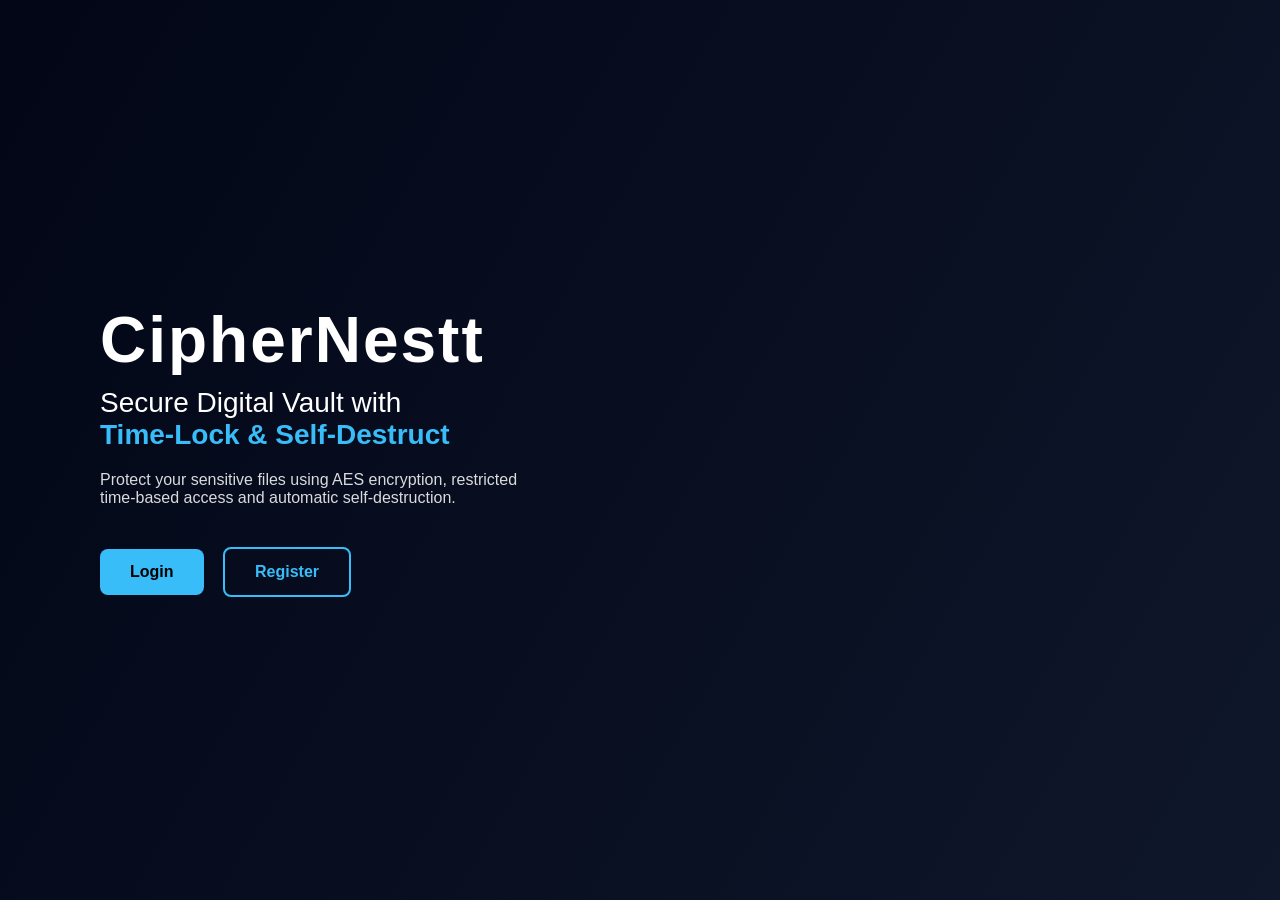
<file: templates/index.html>
<!DOCTYPE html>
<html lang="en">
<head>
    <meta charset="UTF-8">
    <title>CipherNestt | Secure Digital Vault</title>
    <link rel="stylesheet" href="/static/css/auth.css">
</head>
<body>

<div class="landing">

    <!-- LEFT SIDE (TEXT + CTA) -->
    <div class="landing-left">
        <h1>CipherNestt</h1>
        <p class="tagline">
            Secure Digital Vault with <br>
            <span>Time-Lock & Self-Destruct</span>
        </p>

        <p class="desc">
            Protect your sensitive files using AES encryption,
            restricted time-based access and automatic self-destruction.
        </p>

        <div class="cta-buttons">
            <a href="/login" class="btn-primary">Login</a>
            <a href="/register" class="btn-secondary">Register</a>
        </div>
    </div>

    <!-- RIGHT SIDE (IMAGE) -->
    <div class="landing-right"></div>

</div>

</body>
</html>
</file>
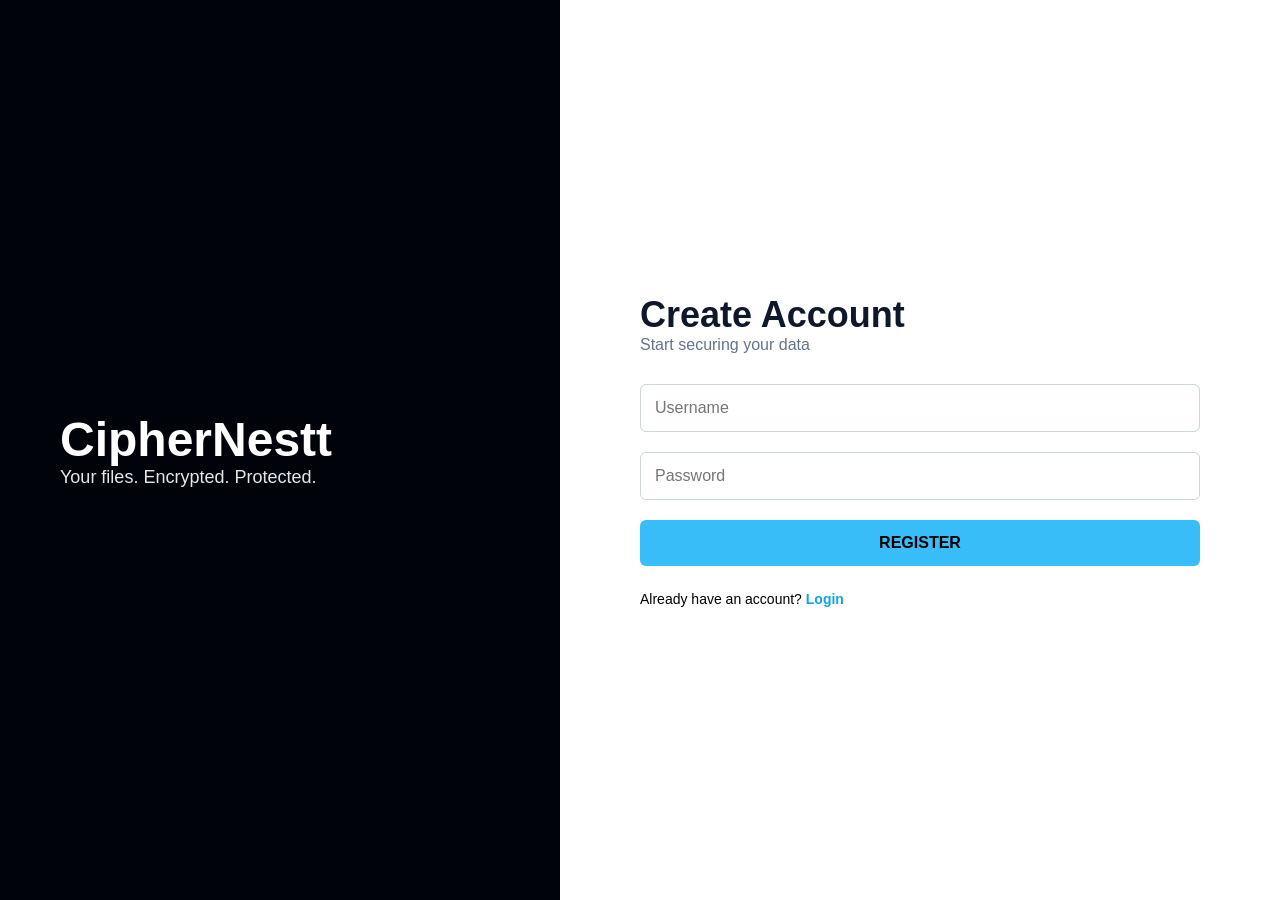
<file: templates/register.html>
<!DOCTYPE html>
<html lang="en">
<head>
    <meta charset="UTF-8">
    <title>Register | CipherNestt</title>
    <link rel="stylesheet" href="/static/css/auth.css">
</head>
<body>

<div class="container">

    <div class="left">
        <div class="overlay">
            <h1>CipherNestt</h1>
            <p>Your files. Encrypted. Protected.</p>
        </div>
    </div>

    <div class="right">
        <h2>Create Account</h2>
        <p class="subtitle">Start securing your data</p>

        <form method="post" action="/register">
            <input type="text" name="username" placeholder="Username" required>
            <input type="password" name="password" placeholder="Password" required>

            <button type="submit">REGISTER</button>
        </form>

        <p class="bottom-text">
            Already have an account?
            <a href="/login">Login</a>
        </p>
    </div>

</div>

</body>
</html>
</file>
<file: static/css/auth.css>
/* ===============================
   GLOBAL RESET
================================ */
* {
    margin: 0;
    padding: 0;
    box-sizing: border-box;
    font-family: "Segoe UI", sans-serif;
}

body {
    height: 100vh;
    background: #f5f7fb;
}

/* ===============================
   LANDING PAGE
================================ */
.landing {
    display: flex;
    height: 100vh;
    background: linear-gradient(120deg, #020617, #0f172a);
    color: white;
}

.landing-left {
    flex: 1;
    padding: 100px;
    display: flex;
    flex-direction: column;
    justify-content: center;
}

.landing-left h1 {
    font-size: 64px;
    letter-spacing: 2px;
    margin-bottom: 10px;
}

.tagline {
    font-size: 28px;
    margin-bottom: 20px;
}

.tagline span {
    color: #38bdf8;
    font-weight: bold;
}

.desc {
    font-size: 16px;
    opacity: 0.85;
    max-width: 420px;
    margin-bottom: 40px;
}

.cta-buttons a {
    padding: 14px 30px;
    border-radius: 8px;
    text-decoration: none;
    font-weight: bold;
    margin-right: 15px;
    display: inline-block;
}

.btn-primary {
    background: #38bdf8;
    color: black;
}

.btn-primary:hover {
    background: #0ea5e9;
}

.btn-secondary {
    border: 2px solid #38bdf8;
    color: #38bdf8;
}

.btn-secondary:hover {
    background: #38bdf8;
    color: black;
}

.landing-right {
    flex: 1;
    background: url("https://images.unsplash.com/photo-1555066931-4365d14bab8c")
        no-repeat center;
    background-size: cover;
}

/* ===============================
   LOGIN / REGISTER
================================ */
.container {
    display: flex;
    height: 100vh;
}

.left {
    flex: 1;
    background: url("https://images.unsplash.com/photo-1500530855697-b586d89ba3ee")
        no-repeat center;
    background-size: cover;
}

.overlay {
    background: rgba(0, 0, 0, 0.55);
    height: 100%;
    color: white;
    display: flex;
    flex-direction: column;
    justify-content: center;
    padding: 60px;
}

.overlay h1 {
    font-size: 48px;
}

.overlay p {
    font-size: 18px;
    opacity: 0.9;
}

.right {
    flex: 1;
    background: #ffffff;
    display: flex;
    flex-direction: column;
    justify-content: center;
    padding: 80px;
}

.right h2 {
    font-size: 36px;
    color: #0f172a;
}

.subtitle {
    margin-bottom: 30px;
    color: #64748b;
}

.right form input {
    width: 100%;
    padding: 14px;
    margin-bottom: 20px;
    border-radius: 6px;
    border: 1px solid #cbd5e1;
    font-size: 16px;
}

.right form input:focus {
    outline: none;
    border-color: #38bdf8;
}

.right form button {
    width: 100%;
    padding: 14px;
    background: #38bdf8;
    color: #000;
    border: none;
    border-radius: 6px;
    font-size: 16px;
    font-weight: bold;
    cursor: pointer;
}

.right form button:hover {
    background: #0ea5e9;
}

.bottom-text {
    margin-top: 25px;
    font-size: 14px;
}

.bottom-text a {
    color: #0ea5e9;
    text-decoration: none;
    font-weight: bold;
}

/* ===============================
   DASHBOARD / VAULT
================================ */
.vault-layout {
    display: flex;
    height: 100vh;
    background: #020617;
    color: white;
}

.sidebar {
    width: 240px;
    background: #020617;
    border-right: 1px solid #1e293b;
    padding: 30px 20px;
}

.sidebar h2 {
    color: #38bdf8;
    margin-bottom: 30px;
    text-align: center;
}

.sidebar ul {
    list-style: none;
}

/* IMPORTANT: SIDEBAR LINKS */
.sidebar ul li a {
    text-decoration: none;
    color: inherit;
    display: block;
    padding: 12px 15px;
    margin-bottom: 10px;
    border-radius: 6px;
}

.sidebar ul li a:hover,
.sidebar ul li.active a {
    background: #1e293b;
    color: #38bdf8;
}

.vault-main {
    flex: 1;
    padding: 40px;
    background: radial-gradient(circle at top, #0f172a, #020617);
}

/* TOP BAR */
.topbar {
    display: flex;
    justify-content: space-between;
    align-items: center;
    margin-bottom: 30px;
}

.topbar h1 {
    font-size: 32px;
}

.status {
    background: #022c22;
    color: #4ade80;
    padding: 8px 14px;
    border-radius: 20px;
    font-size: 14px;
}

/* UPLOAD CARD */
.upload-card {
    background: #020617;
    border: 1px solid #1e293b;
    border-radius: 12px;
    padding: 30px;
    max-width: 600px;
}

/* INFO BOXES */
.info-grid {
    display: flex;
    gap: 20px;
    margin-top: 30px;
}

.info-box {
    flex: 1;
    background: #020617;
    border: 1px solid #1e293b;
    padding: 20px;
    border-radius: 10px;
    text-align: center;
}

.info-box h4 {
    color: #38bdf8;
    margin-bottom: 10px;
}

.info-box p {
    font-size: 14px;
    opacity: 0.85;
}

/* ===============================
   MY FILES TABLE  (STEP-C)
================================ */
.files-table table {
    width: 100%;
    border-collapse: collapse;
    margin-top: 20px;
    background: #020617;
    border: 1px solid #1e293b;
}

.files-table th,
.files-table td {
    padding: 14px;
    text-align: left;
    border-bottom: 1px solid #1e293b;
}

.files-table th {
    color: #38bdf8;
}

.safe {
    color: #4ade80;
    font-weight: bold;
}

.danger {
    color: #f87171;
    font-weight: bold;
}

.btn.small {
    padding: 6px 12px;
    font-size: 13px;
    background: #38bdf8;
    color: black;
    border-radius: 4px;
    text-decoration: none;
    margin-right: 5px;
}

.btn.danger {
    background: #f87171;
    color: black;
}
/* ===============================
   ALERT / ERROR MESSAGE
================================ */
.alert {
    padding: 15px 18px;
    border-radius: 6px;
    margin-bottom: 20px;
    font-size: 14px;
}

.alert.error {
    background: #450a0a;
    border-left: 5px solid #f87171;
    color: #fecaca;
}

.alert.error strong {
    display: block;
    margin-bottom: 5px;
    color: #f87171;
}
/* ===============================
   TIME LOCK & SELF DESTRUCT UI
================================ */

.card-grid {
    display: grid;
    grid-template-columns: repeat(auto-fill, minmax(260px, 1fr));
    gap: 25px;
    margin-top: 30px;
}

.vault-card {
    background: #020617;
    border: 1px solid #1e293b;
    border-radius: 14px;
    padding: 25px;
    position: relative;
    box-shadow: 0 0 30px rgba(0,0,0,0.4);
    transition: transform 0.2s ease;
}

.vault-card:hover {
    transform: translateY(-5px);
}

.vault-card h3 {
    margin-bottom: 8px;
}

.muted {
    font-size: 13px;
    opacity: 0.75;
}

/* BADGES */
.badge {
    position: absolute;
    top: 15px;
    right: 15px;
    padding: 6px 12px;
    border-radius: 20px;
    font-size: 12px;
    font-weight: bold;
}

/* TIME LOCK */
.vault-card.lock {
    border-color: #38bdf8;
}

.badge.locked {
    background: #0c4a6e;
    color: #38bdf8;
}

/* SELF DESTRUCT */
.vault-card.destroy {
    border-color: #f87171;
}

.badge.destroyed {
    background: #450a0a;
    color: #f87171;
}

/* STATUS COLORS */
.status.amber {
    background: #422006;
    color: #facc15;
}

.status.danger {
    background: #450a0a;
    color: #f87171;
}
/* ===============================
   PREMIUM LOGIN PAGE (SCOPED)
   Does NOT affect other pages
================================ */

.loginx-wrapper {
    display: flex;
    height: 100vh;
}

/* LEFT */
.loginx-left {
    flex: 1;
    background: url("https://images.unsplash.com/photo-1555066931-4365d14bab8c")
        no-repeat center;
    background-size: cover;
}

.loginx-overlay {
    height: 100%;
    background: rgba(2, 6, 23, 0.75);
    color: white;
    padding: 90px;
    display: flex;
    flex-direction: column;
    justify-content: center;
}

.loginx-overlay h1 {
    font-size: 56px;
    color: #38bdf8;
    margin-bottom: 15px;
}

.loginx-overlay p {
    font-size: 22px;
    line-height: 1.5;
    margin-bottom: 25px;
    opacity: 0.9;
}

.loginx-overlay span {
    font-size: 14px;
    opacity: 0.7;
}

/* RIGHT */
.loginx-right {
    flex: 1;
    background: #ffffff;
    display: flex;
    align-items: center;
    justify-content: center;
}

/* CARD */
.loginx-card {
    width: 380px;
    padding: 45px;
    border-radius: 14px;
    background: #ffffff;
    box-shadow: 0 20px 60px rgba(0,0,0,0.15);
}

.loginx-card h2 {
    font-size: 34px;
    color: #0f172a;
    margin-bottom: 6px;
}

.loginx-sub {
    font-size: 14px;
    color: #64748b;
    margin-bottom: 25px;
}

/* INPUTS */
.loginx-card input {
    width: 100%;
    padding: 14px;
    margin-bottom: 18px;
    border-radius: 6px;
    border: 1px solid #cbd5e1;
    font-size: 15px;
}

.loginx-card input:focus {
    outline: none;
    border-color: #38bdf8;
}

/* BUTTON */
.loginx-card button {
    width: 100%;
    padding: 14px;
    background: #38bdf8;
    color: black;
    border: none;
    border-radius: 6px;
    font-size: 16px;
    font-weight: bold;
    cursor: pointer;
}

.loginx-card button:hover {
    background: #0ea5e9;
}

/* BOTTOM */
.loginx-bottom {
    margin-top: 22px;
    font-size: 14px;
    text-align: center;
}

.loginx-bottom a {
    color: #0ea5e9;
    text-decoration: none;
    font-weight: bold;
}
STEP-2: my_files.html KO UPDATE KARO (COUNTDOWN AREA)

📄 File: templates/my_files.html
👉 Unlock button ke upar ye block add karo

✅ Replace Actions column content with this
{% if file.unlock_time %}
    <div class="countdown"
         data-unlock="{{ file.unlock_time.isoformat() }}">
        ⏳ Calculating...
    </div>
{% else %}
    <span class="safe">No Time Lock</span>
{% endif %}
/* ===============================
   FINAL VAULT LAYOUT FIX
   (Safe patch – does NOT break old UI)
================================ */

/* Fix white strip / horizontal gap */
html, body {
    width: 100%;
    height: 100%;
    background: #020617;
    overflow-x: hidden;
}

/* Ensure vault uses full screen width */
.vault-layout {
    width: 100vw;
    min-height: 100vh;
}

/* Sidebar full height */
.sidebar {
    min-height: 100vh;
}

/* Countdown text */
.countdown {
    font-size: 13px;
    color: #facc15;
    font-weight: bold;
}
</file>
